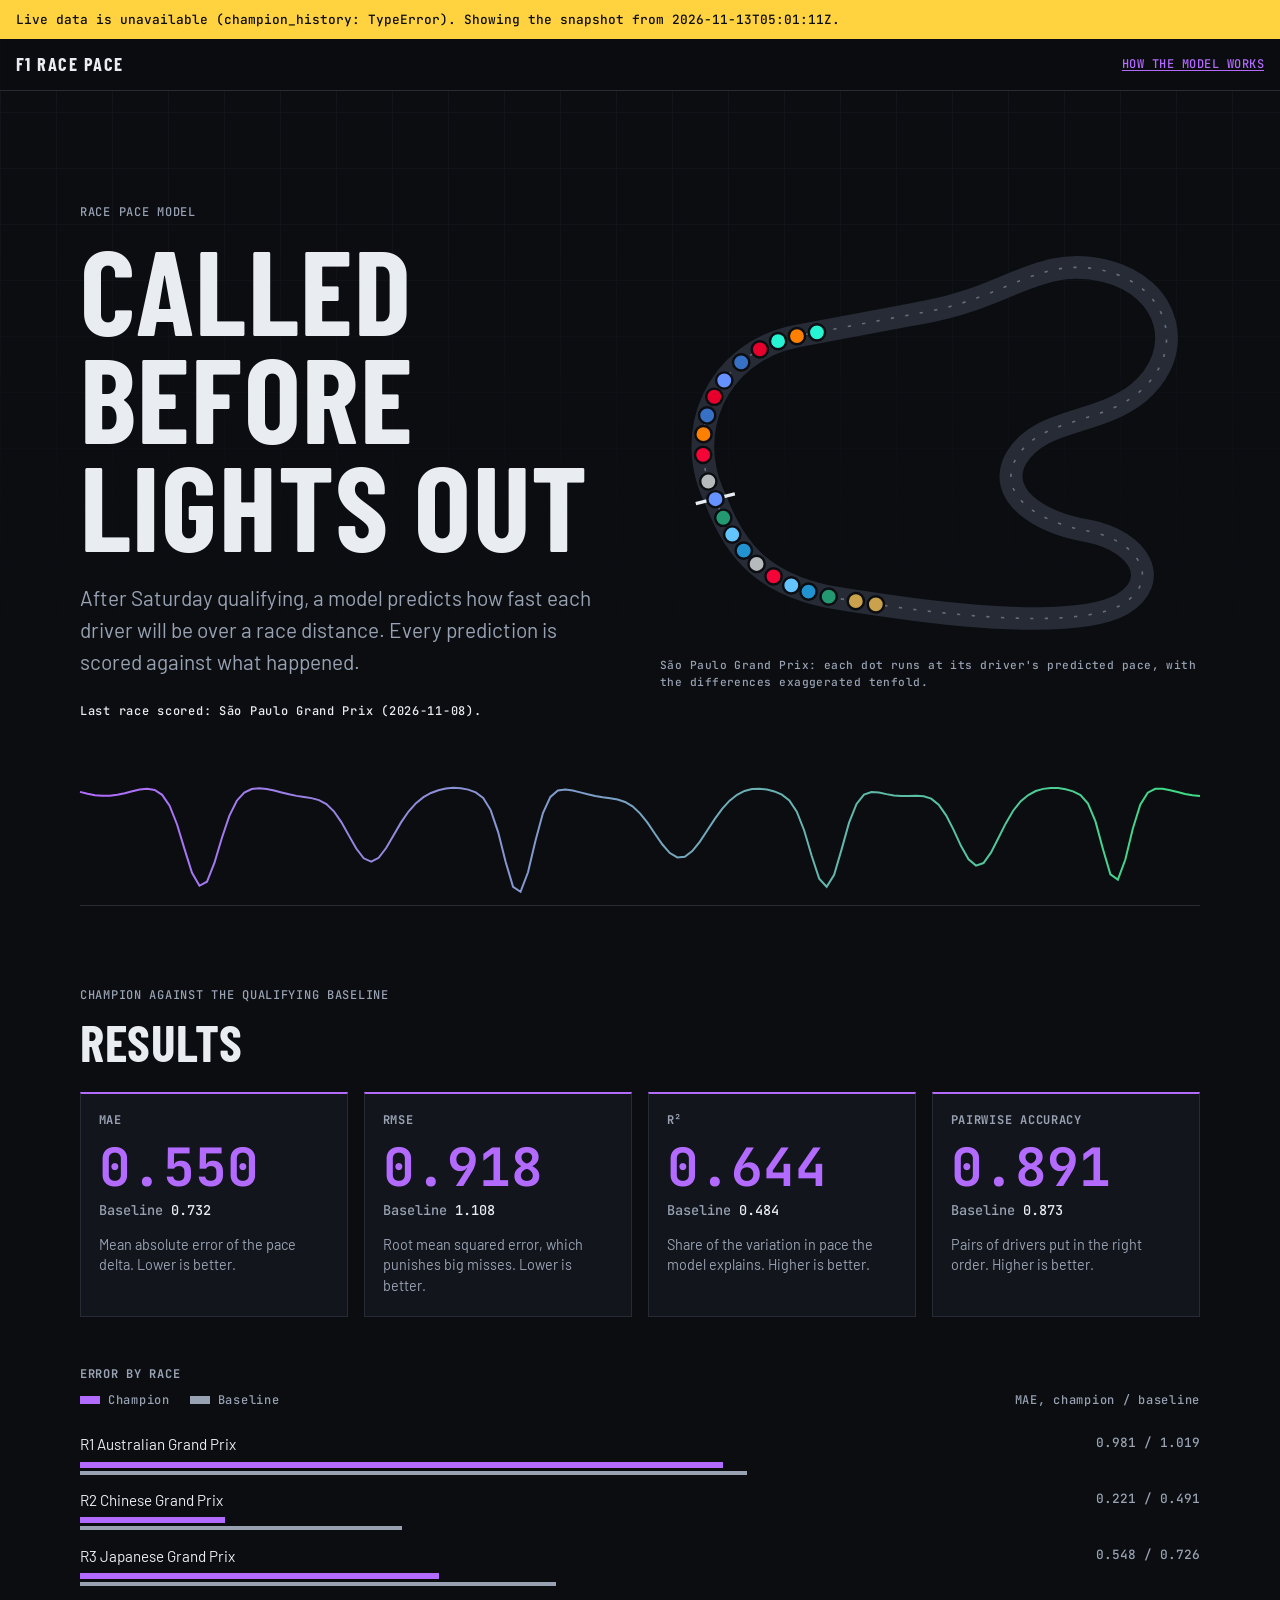
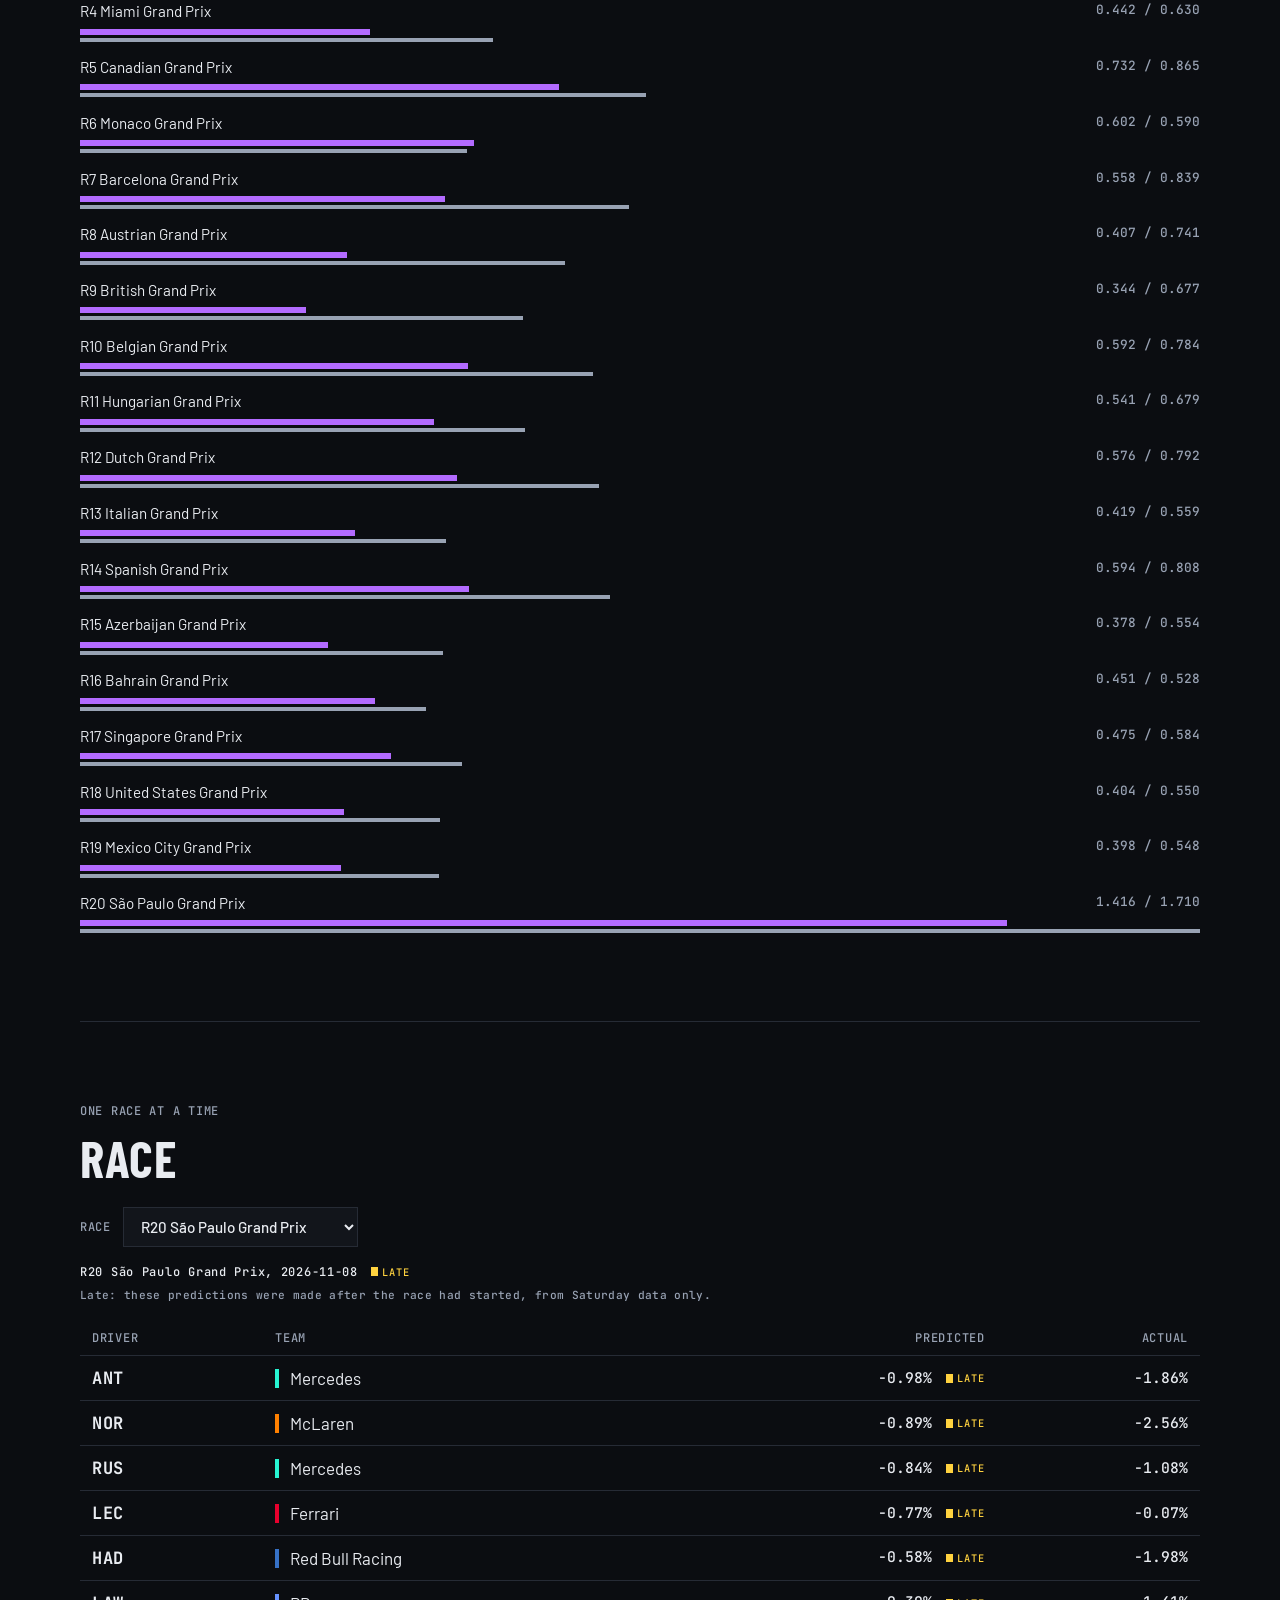
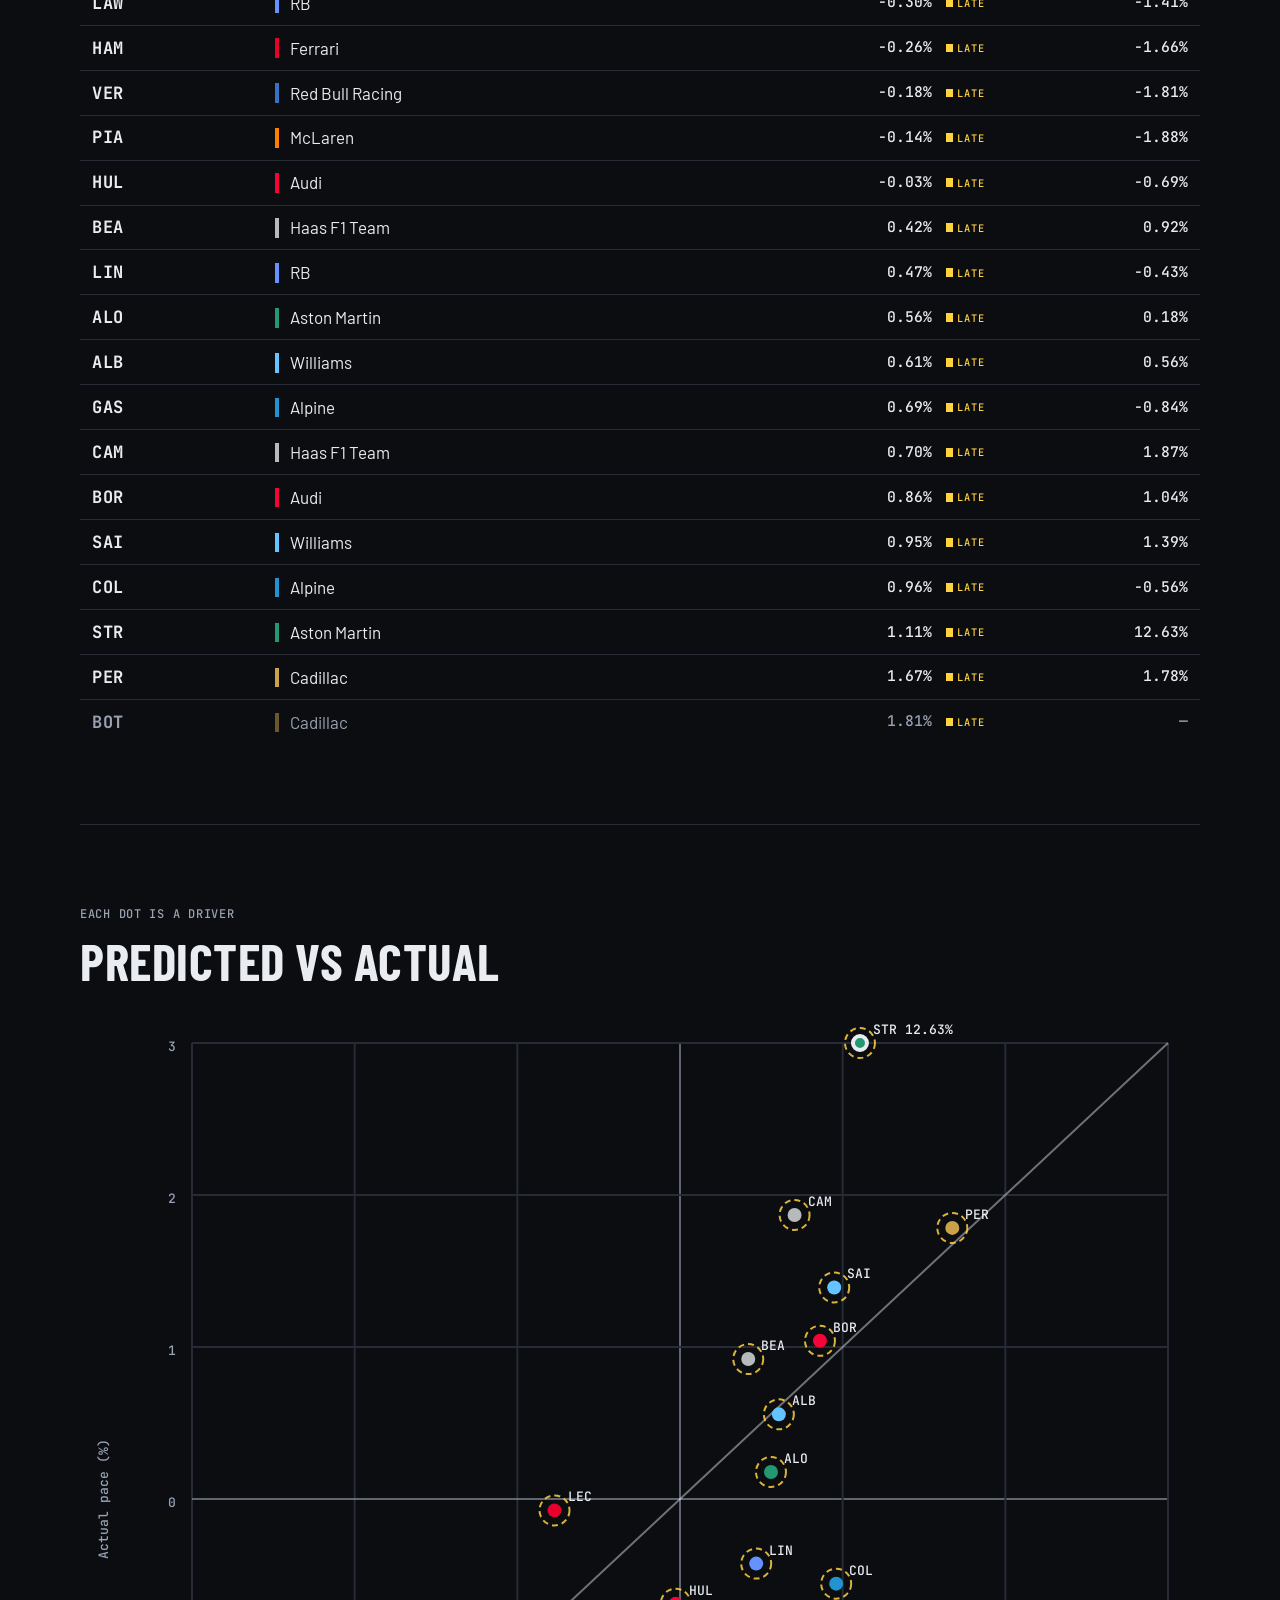
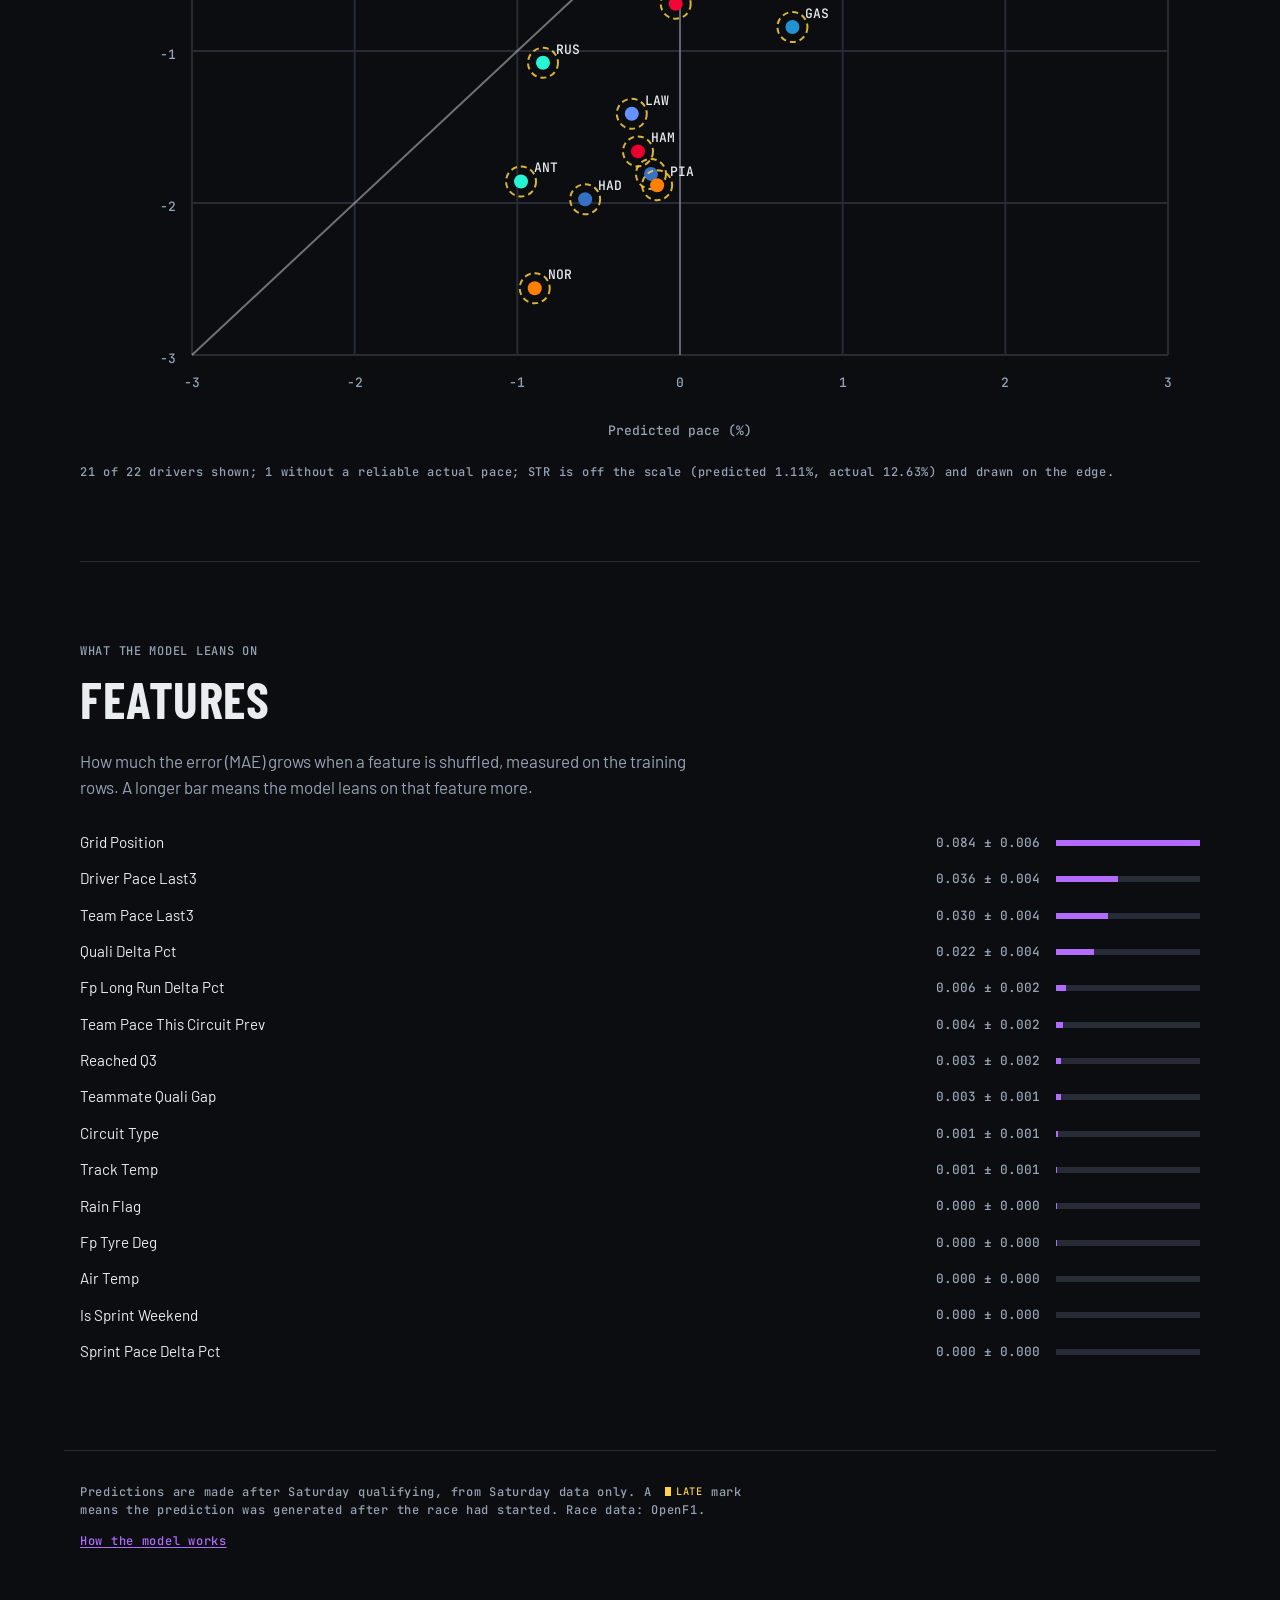
<file: site/index.html>
<!doctype html>
<html lang="en">
<head>
  <meta charset="utf-8">
  <meta name="viewport" content="width=device-width, initial-scale=1">
  <meta name="color-scheme" content="dark">
  <title>F1 race pace</title>
  <meta name="description" content="Predicted race pace of every F1 driver after Saturday qualifying, against what happened on Sunday.">
  <link rel="preload" href="fonts/barlow-condensed-latin-700-normal.woff2" as="font" type="font/woff2" crossorigin>
  <link rel="preload" href="fonts/jetbrains-mono-latin-700-normal.woff2" as="font" type="font/woff2" crossorigin>
  <link rel="stylesheet" href="site.css">
  <script src="site.js" defer></script>
</head>
<body>
  <div id="notice" role="status" hidden></div>
  <div id="pending-banner" role="status" hidden></div>
  <noscript><p class="noscript">This page needs JavaScript to load the data.</p></noscript>
  <header class="masthead">
    <a class="wordmark" href="#hero">F1 race pace</a>
    <a class="masthead-link" href="model.html">How the model works</a>
  </header>
  <main>
    <section id="hero" aria-labelledby="hero-title">
      <div class="hero-grid">
        <div class="hero-copy">
          <p class="eyebrow">Race pace model</p>
          <h1 id="hero-title">Called before lights out</h1>
          <p class="lede">After Saturday qualifying, a model predicts how fast each driver will be over a race distance. Every prediction is scored against what happened.</p>
          <p id="hero-meta" class="meta"></p>
        </div>
        <figure class="hero-circuit">
          <svg id="circuit" viewBox="36 36 332 254" role="img" aria-label="A circuit with one dot per driver of the last scored race, each running at that driver's predicted pace">
            <path id="circuit-track" class="track-line" pathLength="1" d="M 70 200 C 50 160 70 110 120 100 L 200 85 C 250 76 270 50 310 60 C 350 70 360 110 330 135 C 305 155 270 150 255 175 C 242 198 270 215 300 220 C 330 226 345 250 320 265 C 290 282 200 270 150 262 C 100 255 82 232 70 200 Z"/>
            <path class="track-center" d="M 70 200 C 50 160 70 110 120 100 L 200 85 C 250 76 270 50 310 60 C 350 70 360 110 330 135 C 305 155 270 150 255 175 C 242 198 270 215 300 220 C 330 226 345 250 320 265 C 290 282 200 270 150 262 C 100 255 82 232 70 200 Z"/>
            <line class="start-line" x1="58" y1="203" x2="82" y2="197"/>
            <g id="circuit-runners"></g>
          </svg>
          <div id="runner-tip" class="runner-tip" role="tooltip" hidden></div>
          <figcaption id="circuit-note"></figcaption>
        </figure>
      </div>
      <svg class="hero-trace" viewBox="0 0 1200 140" preserveAspectRatio="none" aria-hidden="true" focusable="false">
        <defs>
          <linearGradient id="trace-gradient" x1="0" x2="1" y1="0" y2="0">
            <stop offset="0" style="stop-color: var(--champion)"/>
            <stop offset="1" style="stop-color: var(--good)"/>
          </linearGradient>
        </defs>
        <path d="M0 30.0 L8 31.8 L16 33.2 L24 33.9 L32 33.8 L40 32.8 L48 31.3 L56 29.4 L64 27.8 L72 27.1 L80 28.2 L88 32.9 L96 43.5 L104 61.7 L112 85.7 L120 108.7 L128 121.3 L136 117.4 L144 99.1 L152 74.9 L160 53.3 L168 38.6 L176 30.6 L184 27.2 L192 26.5 L200 27.2 L208 28.7 L216 30.6 L224 32.4 L232 33.9 L240 35.0 L248 36.1 L256 38.0 L264 41.9 L272 48.9 L280 59.4 L288 72.3 L296 85.1 L304 94.6 L312 97.9 L320 94.1 L328 84.6 L336 72.2 L344 59.7 L352 49.1 L360 41.0 L368 35.2 L376 31.1 L384 28.4 L392 26.7 L400 26.1 L408 26.4 L416 27.8 L424 30.5 L432 36.0 L440 47.7 L448 69.1 L456 98.0 L464 122.4 L472 127.2 L480 108.2 L488 77.5 L496 50.6 L504 34.9 L512 28.7 L520 27.6 L528 28.7 L536 30.5 L544 32.4 L552 34.0 L560 35.2 L568 36.2 L576 37.4 L584 39.8 L592 44.1 L600 50.9 L608 60.0 L616 70.7 L624 81.2 L632 89.5 L640 93.8 L648 93.1 L656 87.6 L664 78.6 L672 67.6 L680 56.5 L688 46.6 L696 38.6 L704 32.8 L712 29.1 L720 27.2 L728 26.9 L736 27.7 L744 29.6 L752 32.7 L760 38.4 L768 49.3 L776 67.8 L784 92.4 L792 114.4 L800 122.3 L808 110.7 L816 85.9 L824 59.9 L832 41.7 L840 32.7 L848 30.2 L856 30.7 L864 32.2 L872 33.5 L880 34.1 L888 34.1 L896 33.9 L904 34.3 L912 36.6 L920 42.5 L928 52.8 L936 67.0 L944 82.7 L952 95.6 L960 101.7 L968 99.2 L976 89.1 L984 74.9 L992 60.4 L1000 48.1 L1008 39.1 L1016 33.1 L1024 29.2 L1032 27.1 L1040 26.2 L1048 26.3 L1056 27.4 L1064 29.5 L1072 33.2 L1080 41.4 L1088 58.7 L1096 85.5 L1104 110.2 L1112 115.3 L1120 95.8 L1128 65.9 L1136 42.5 L1144 30.8 L1152 27.1 L1160 27.1 L1168 28.4 L1176 30.2 L1184 32.0 L1192 33.4 L1200 34.0" pathLength="1" fill="none" stroke="url(#trace-gradient)" stroke-width="2" vector-effect="non-scaling-stroke"/>
      </svg>
    </section>

    <section id="results" class="reveal" aria-labelledby="results-title">
      <p class="eyebrow">Champion against the qualifying baseline</p>
      <h2 id="results-title">Results</h2>
      <div id="results-figures" class="figures">
        <article class="figure reveal" data-metric="mae">
          <h3>MAE</h3>
          <p class="figure-value" data-role="champion">&mdash;</p>
          <p class="figure-baseline">Baseline <span data-role="baseline">&mdash;</span></p>
          <p class="figure-hint">Mean absolute error of the pace delta. Lower is better.</p>
        </article>
        <article class="figure reveal" data-metric="rmse">
          <h3>RMSE</h3>
          <p class="figure-value" data-role="champion">&mdash;</p>
          <p class="figure-baseline">Baseline <span data-role="baseline">&mdash;</span></p>
          <p class="figure-hint">Root mean squared error, which punishes big misses. Lower is better.</p>
        </article>
        <article class="figure reveal" data-metric="r2">
          <h3>R&sup2;</h3>
          <p class="figure-value" data-role="champion">&mdash;</p>
          <p class="figure-baseline">Baseline <span data-role="baseline">&mdash;</span></p>
          <p class="figure-hint">Share of the variation in pace the model explains. Higher is better.</p>
        </article>
        <article class="figure reveal" data-metric="pairwise_acc">
          <h3>Pairwise accuracy</h3>
          <p class="figure-value" data-role="champion">&mdash;</p>
          <p class="figure-baseline">Baseline <span data-role="baseline">&mdash;</span></p>
          <p class="figure-hint">Pairs of drivers put in the right order. Higher is better.</p>
        </article>
      </div>
      <h3 class="subhead">Error by race</h3>
      <p class="legend"><span class="key champion">Champion</span> <span class="key baseline">Baseline</span> <span class="legend-note">MAE, champion / baseline</span></p>
      <div id="results-by-race"></div>
    </section>

    <section id="race" class="reveal" aria-labelledby="race-title">
      <p class="eyebrow">One race at a time</p>
      <h2 id="race-title">Race</h2>
      <div class="race-picker">
        <label for="race-select">Race</label>
        <select id="race-select"></select>
      </div>
      <p id="race-meta"></p>
      <p id="race-late-note" class="late-note" hidden></p>
      <p id="race-pending-note" class="late-note" hidden></p>
      <div class="table-wrap">
        <table id="race-table"></table>
      </div>
    </section>

    <section id="scatter" class="reveal" aria-labelledby="scatter-title">
      <p class="eyebrow">Each dot is a driver</p>
      <h2 id="scatter-title">Predicted vs actual</h2>
      <svg id="scatter-plot" viewBox="0 0 560 520" role="img" aria-label="Predicted against actual pace of each driver"></svg>
      <p id="scatter-note"></p>
    </section>

    <section id="features" class="reveal" aria-labelledby="features-title" hidden>
      <p class="eyebrow">What the model leans on</p>
      <h2 id="features-title">Features</h2>
      <p class="features-hint">How much the error (MAE) grows when a feature is shuffled, measured on the training rows. A longer bar means the model leans on that feature more.</p>
      <div id="features-importance"></div>
    </section>
  </main>
  <footer class="colophon">
    <p>Predictions are made after Saturday qualifying, from Saturday data only. A <span class="late-mark">late</span> mark means the prediction was generated after the race had started. Race data: OpenF1.</p>
    <p><a href="model.html">How the model works</a></p>
  </footer>
</body>
</html>
</file>
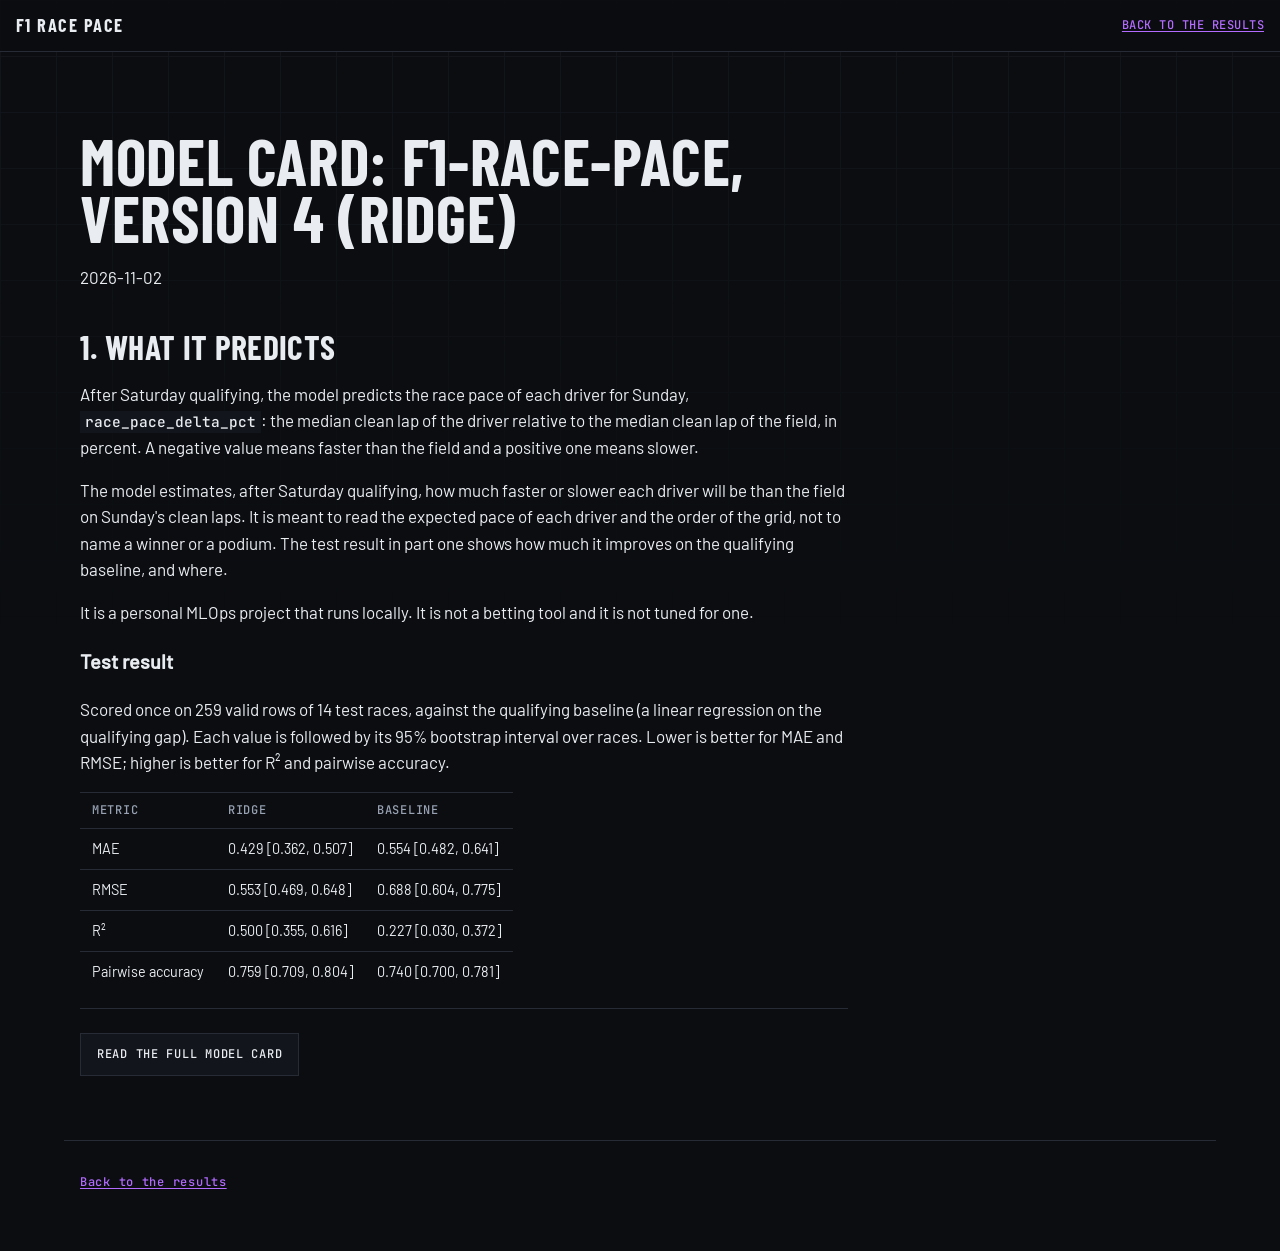
<file: site/model.html>
<!doctype html>
<html lang="en">
<head>
  <meta charset="utf-8">
  <meta name="viewport" content="width=device-width, initial-scale=1">
  <meta name="color-scheme" content="dark">
  <title>How the F1 race pace model works</title>
  <meta name="description" content="What the model predicts, how it is measured and where it is limited.">
  <link rel="preload" href="fonts/barlow-condensed-latin-700-normal.woff2" as="font" type="font/woff2" crossorigin>
  <link rel="stylesheet" href="site.css">
  <script src="site.js" defer></script>
</head>
<body class="model-page">
  <header class="masthead">
    <a class="wordmark" href="index.html">F1 race pace</a>
    <a class="masthead-link" href="index.html">Back to the results</a>
  </header>
  <main>
    <section id="model-summary" class="prose reveal" aria-label="Summary of the model card">
<h1>Model card: f1-race-pace, version 4 (ridge)</h1>
<p>2026-11-02</p>
<h2>1. What it predicts</h2>
<p>After Saturday qualifying, the model predicts the race pace of each driver for Sunday, <code>race_pace_delta_pct</code>: the median clean lap of the driver relative to the median clean lap of the field, in percent. A negative value means faster than the field and a positive one means slower.</p>
<p>The model estimates, after Saturday qualifying, how much faster or slower each driver will be than the field on
Sunday's clean laps. It is meant to read the expected pace of each driver and the order of the grid, not to name a
winner or a podium. The test result in part one shows how much it improves on the qualifying baseline, and where.</p>
<p>It is a personal MLOps project that runs locally. It is not a betting tool and it is not tuned for one.</p>
<h3>Test result</h3>
<p>Scored once on 259 valid rows of 14 test races, against the qualifying baseline (a linear regression on the qualifying gap). Each value is followed by its 95% bootstrap interval over races. Lower is better for MAE and RMSE; higher is better for R² and pairwise accuracy.</p>
<table>
<thead>
<tr>
<th>Metric</th>
<th>ridge</th>
<th>Baseline</th>
</tr>
</thead>
<tbody>
<tr>
<td>MAE</td>
<td>0.429 [0.362, 0.507]</td>
<td>0.554 [0.482, 0.641]</td>
</tr>
<tr>
<td>RMSE</td>
<td>0.553 [0.469, 0.648]</td>
<td>0.688 [0.604, 0.775]</td>
</tr>
<tr>
<td>R²</td>
<td>0.500 [0.355, 0.616]</td>
<td>0.227 [0.030, 0.372]</td>
</tr>
<tr>
<td>Pairwise accuracy</td>
<td>0.759 [0.709, 0.804]</td>
<td>0.740 [0.700, 0.781]</td>
</tr>
</tbody>
</table>
    </section>
    <details id="model-card-full" class="prose reveal">
      <summary>Read the full model card</summary>
<h2>2. What weighs most</h2>
<p>Importance describes how this model uses each feature, not how much the feature matters for racing: correlated features share their importance, and a feature that looks unimportant here can still matter in the world. Permutation importance is the increase in MAE on the training rows when the feature is shuffled, so it is optimistic compared with held-out data. Mean |SHAP| is the average size of the feature's contribution to the prediction.</p>
<table>
<thead>
<tr>
<th>Feature</th>
<th>Permutation importance (MAE increase, mean ± std)</th>
<th>Mean abs SHAP</th>
</tr>
</thead>
<tbody>
<tr>
<td><code>grid_position</code></td>
<td>+0.084 ± 0.006</td>
<td>0.194</td>
</tr>
<tr>
<td><code>driver_pace_last3</code></td>
<td>+0.036 ± 0.004</td>
<td>0.125</td>
</tr>
<tr>
<td><code>team_pace_last3</code></td>
<td>+0.030 ± 0.004</td>
<td>0.117</td>
</tr>
<tr>
<td><code>quali_delta_pct</code></td>
<td>+0.022 ± 0.004</td>
<td>0.102</td>
</tr>
<tr>
<td><code>fp_long_run_delta_pct</code></td>
<td>+0.006 ± 0.002</td>
<td>0.035</td>
</tr>
<tr>
<td><code>team_pace_this_circuit_prev</code></td>
<td>+0.004 ± 0.002</td>
<td>0.046</td>
</tr>
<tr>
<td><code>reached_q3</code></td>
<td>+0.003 ± 0.002</td>
<td>0.057</td>
</tr>
<tr>
<td><code>teammate_quali_gap</code></td>
<td>+0.003 ± 0.001</td>
<td>0.025</td>
</tr>
<tr>
<td><code>circuit_type</code></td>
<td>+0.001 ± 0.001</td>
<td>0.022</td>
</tr>
<tr>
<td><code>track_temp</code></td>
<td>+0.001 ± 0.001</td>
<td>0.018</td>
</tr>
<tr>
<td><code>rain_flag</code></td>
<td>+0.000 ± 0.000</td>
<td>0.005</td>
</tr>
<tr>
<td><code>fp_tyre_deg</code></td>
<td>+0.000 ± 0.000</td>
<td>0.008</td>
</tr>
<tr>
<td><code>air_temp</code></td>
<td>+0.000 ± 0.000</td>
<td>0.009</td>
</tr>
<tr>
<td><code>is_sprint_weekend</code></td>
<td>+0.000 ± 0.000</td>
<td>0.003</td>
</tr>
<tr>
<td><code>sprint_pace_delta_pct</code></td>
<td>+0.000 ± 0.000</td>
<td>0.005</td>
</tr>
</tbody>
</table>
<p><img alt="Permutation importance" src="charts/permutation_importance.svg" /></p>
<p><img alt="Mean absolute SHAP value" src="charts/shap_bar.svg" /></p>
<p><img alt="SHAP values by feature" src="charts/shap_summary.svg" /></p>
<p>The model is linear, so its coefficients are shown as well (numeric features are standardized; categories are one-hot columns).</p>
<table>
<thead>
<tr>
<th>Column</th>
<th>Coefficient</th>
</tr>
</thead>
<tbody>
<tr>
<td><code>grid_position</code></td>
<td>+0.223</td>
</tr>
<tr>
<td><code>driver_pace_last3</code></td>
<td>+0.149</td>
</tr>
<tr>
<td><code>team_pace_last3</code></td>
<td>+0.138</td>
</tr>
<tr>
<td><code>quali_delta_pct</code></td>
<td>+0.124</td>
</tr>
<tr>
<td><code>fp_long_run_delta_pct</code></td>
<td>+0.066</td>
</tr>
<tr>
<td><code>team_pace_this_circuit_prev</code></td>
<td>+0.063</td>
</tr>
<tr>
<td><code>reached_q3</code></td>
<td>-0.057</td>
</tr>
<tr>
<td><code>teammate_quali_gap</code></td>
<td>-0.035</td>
</tr>
<tr>
<td><code>circuit_type_permanent</code></td>
<td>-0.030</td>
</tr>
<tr>
<td><code>circuit_type_street</code></td>
<td>+0.026</td>
</tr>
<tr>
<td><code>track_temp</code></td>
<td>+0.021</td>
</tr>
<tr>
<td><code>fp_tyre_deg</code></td>
<td>+0.016</td>
</tr>
<tr>
<td><code>sprint_pace_delta_pct</code></td>
<td>+0.011</td>
</tr>
<tr>
<td><code>air_temp</code></td>
<td>-0.011</td>
</tr>
<tr>
<td><code>rain_flag</code></td>
<td>-0.007</td>
</tr>
<tr>
<td><code>circuit_type_hybrid</code></td>
<td>+0.004</td>
</tr>
<tr>
<td><code>is_sprint_weekend</code></td>
<td>+0.003</td>
</tr>
</tbody>
</table>
<p><img alt="Coefficients of the linear model" src="charts/coefficients.svg" /></p>
<h2>3. A concrete case</h2>
<p>The two cases are the driver predicted fastest and the driver predicted slowest in the most recent test race. They are the extremes of the prediction, not the cases where the model fails, and their error is shown as it is. The prediction is the base value plus the contributions of the features.</p>
<h3>Predicted fastest</h3>
<p>NOR, 2025 round 24. Prediction -1.082, actual -1.592, error +0.509 (prediction minus actual). Base value +0.005.</p>
<table>
<thead>
<tr>
<th>Feature</th>
<th>Contribution</th>
</tr>
</thead>
<tbody>
<tr>
<td><code>grid_position</code></td>
<td>-0.323</td>
</tr>
<tr>
<td><code>team_pace_last3</code></td>
<td>-0.183</td>
</tr>
<tr>
<td><code>driver_pace_last3</code></td>
<td>-0.159</td>
</tr>
<tr>
<td><code>quali_delta_pct</code></td>
<td>-0.150</td>
</tr>
<tr>
<td><code>team_pace_this_circuit_prev</code></td>
<td>-0.099</td>
</tr>
</tbody>
</table>
<p><img alt="Predicted fastest: contributions to the prediction" src="charts/case_fastest.svg" /></p>
<h3>Predicted slowest</h3>
<p>COL, 2025 round 24. Prediction +0.869, actual +0.213, error +0.656 (prediction minus actual). Base value +0.005.</p>
<table>
<thead>
<tr>
<th>Feature</th>
<th>Contribution</th>
</tr>
</thead>
<tbody>
<tr>
<td><code>grid_position</code></td>
<td>+0.382</td>
</tr>
<tr>
<td><code>driver_pace_last3</code></td>
<td>+0.161</td>
</tr>
<tr>
<td><code>team_pace_last3</code></td>
<td>+0.157</td>
</tr>
<tr>
<td><code>quali_delta_pct</code></td>
<td>+0.099</td>
</tr>
<tr>
<td><code>reached_q3</code></td>
<td>+0.058</td>
</tr>
</tbody>
</table>
<p><img alt="Predicted slowest: contributions to the prediction" src="charts/case_slowest.svg" /></p>
<h2>4. Where it fails</h2>
<h3>Calibration</h3>
<p>On 851 out-of-fold rows of 46 races, the actual value is +0.020 + 1.074 × predicted (Mincer-Zarnowitz line). A slope of one and an intercept of zero would be a perfectly calibrated model. These rows are fewer than the training races because the cross-validation always trains on the earliest races first, and only the races after that first window are ever predicted out of fold.</p>
<p><img alt="Predicted against actual, out-of-fold" src="charts/predicted_vs_actual.svg" /></p>
<p><img alt="Residuals, out-of-fold" src="charts/residuals.svg" /></p>
<h3>Errors by segment</h3>
<p>These errors come from the out-of-fold predictions of cross-validation on the training races, not from the test races: the test result is the one in the test result section above. Bias is the mean of prediction minus actual, so a positive bias means predicted slower than it was. No interval is computed per segment, so the differences between close segments are not significant.</p>
<h4>By team</h4>
<table>
<thead>
<tr>
<th>Segment</th>
<th>Rows</th>
<th>Races</th>
<th>MAE</th>
<th>Baseline MAE</th>
<th>Bias</th>
<th>Note</th>
</tr>
</thead>
<tbody>
<tr>
<td>Ferrari</td>
<td>90</td>
<td>46</td>
<td>0.482</td>
<td>0.533</td>
<td>+0.049</td>
<td></td>
</tr>
<tr>
<td>Red Bull Racing</td>
<td>85</td>
<td>46</td>
<td>0.423</td>
<td>0.532</td>
<td>+0.056</td>
<td></td>
</tr>
<tr>
<td>Mercedes</td>
<td>89</td>
<td>46</td>
<td>0.418</td>
<td>0.478</td>
<td>+0.009</td>
<td></td>
</tr>
<tr>
<td>Williams</td>
<td>77</td>
<td>45</td>
<td>0.410</td>
<td>0.534</td>
<td>-0.122</td>
<td></td>
</tr>
<tr>
<td>McLaren</td>
<td>89</td>
<td>46</td>
<td>0.403</td>
<td>0.560</td>
<td>+0.150</td>
<td></td>
</tr>
<tr>
<td>Alpine</td>
<td>79</td>
<td>45</td>
<td>0.397</td>
<td>0.518</td>
<td>-0.065</td>
<td></td>
</tr>
<tr>
<td>Kick Sauber</td>
<td>87</td>
<td>46</td>
<td>0.393</td>
<td>0.598</td>
<td>-0.096</td>
<td></td>
</tr>
<tr>
<td>RB</td>
<td>84</td>
<td>46</td>
<td>0.376</td>
<td>0.509</td>
<td>-0.124</td>
<td></td>
</tr>
<tr>
<td>Haas F1 Team</td>
<td>87</td>
<td>45</td>
<td>0.357</td>
<td>0.482</td>
<td>-0.002</td>
<td></td>
</tr>
<tr>
<td>Aston Martin</td>
<td>84</td>
<td>46</td>
<td>0.352</td>
<td>0.398</td>
<td>-0.073</td>
<td></td>
</tr>
</tbody>
</table>
<h4>By circuit type</h4>
<table>
<thead>
<tr>
<th>Segment</th>
<th>Rows</th>
<th>Races</th>
<th>MAE</th>
<th>Baseline MAE</th>
<th>Bias</th>
<th>Note</th>
</tr>
</thead>
<tbody>
<tr>
<td>street</td>
<td>163</td>
<td>9</td>
<td>0.480</td>
<td>0.581</td>
<td>-0.123</td>
<td></td>
</tr>
<tr>
<td>hybrid</td>
<td>109</td>
<td>6</td>
<td>0.469</td>
<td>0.568</td>
<td>-0.016</td>
<td></td>
</tr>
<tr>
<td>permanent</td>
<td>579</td>
<td>31</td>
<td>0.367</td>
<td>0.486</td>
<td>+0.010</td>
<td></td>
</tr>
</tbody>
</table>
<h3>Known limitations</h3>
<ul>
<li>It only knows what is true at the end of Saturday. Weather changes, strategy, first-lap incidents, safety cars and
  mechanical failures on Sunday are invisible to it. The target removes the laps under a neutralisation, but the
  race that follows them is still shaped by them.</li>
<li>Out-of-fold errors by team and by circuit type come from cross-validation on the training races, not from the test
  races or from a future season. Segments with few rows are marked, and no interval is computed for a segment, so
  small differences between close segments should not be read as real.</li>
<li>Importance and SHAP values describe what this model uses, not what matters in racing: correlated features share
  their importance, and a feature that looks unimportant can still matter in the world.</li>
<li>The two cases shown are the extremes of the prediction, the driver predicted fastest and the one predicted
  slowest, not the cases where the model fails the most.</li>
<li>The data starts with the first season OpenF1 serves, so the model has seen a small number of seasons and circuits.</li>
</ul>
<h3>2026 regulations</h3>
<p>The training data comes from seasons before the 2026 technical regulations. A change of that size can reshuffle the
order of the teams and change what qualifying pace says about race pace, so the relations learned here may not hold.
There is no data from the new regulations in training and the effect is not measured in this card; it is measured
later, in the walk-forward backtest over the 2026 season. Until then, treat predictions for 2026 with extra caution.</p>
<h2>5. Data and versions</h2>
<h3>Data and split</h3>
<ul>
<li>Source: OpenF1, seasons 2023 to 2025.</li>
<li>Split: chronological by race, with 20% of the races in test. Train has 56 races (2023 round 1 to 2025 round 10) and test has 14 (2025 round 11 to 2025 round 24).</li>
<li>Cross-validation: 5 temporal folds inside train.</li>
<li>Feature set: v1. The model was trained through 2025 round 10.</li>
</ul>
<h3>Model</h3>
<ul>
<li>Algorithm: ridge.</li>
<li>Hyperparameters (best Optuna trial):</li>
<li><code>alpha</code>: 98.47</li>
<li><code>imputation</code>: median</li>
<li>Tuning budget: 50 trials, seed 42, 5 folds.</li>
</ul>
<h3>How it was chosen</h3>
<p>The candidate was picked on the out-of-fold errors of train, never on test: the simplest model not significantly worse than the best one. Reference: elasticnet. Candidate: ridge. It beats the qualifying baseline on the out-of-fold errors.</p>
<table>
<thead>
<tr>
<th>Model</th>
<th>CV MAE</th>
<th>Difference to reference</th>
<th>Interval</th>
<th>Not worse</th>
</tr>
</thead>
<tbody>
<tr>
<td>ridge</td>
<td>0.402</td>
<td>+0.004</td>
<td>[-0.002, 0.009]</td>
<td>yes</td>
</tr>
<tr>
<td>elasticnet</td>
<td>0.398</td>
<td>+0.000</td>
<td>[0.000, 0.000]</td>
<td>yes</td>
</tr>
<tr>
<td>random_forest</td>
<td>0.405</td>
<td>+0.008</td>
<td>[-0.002, 0.017]</td>
<td>yes</td>
</tr>
<tr>
<td>lightgbm</td>
<td>0.403</td>
<td>+0.005</td>
<td>[-0.007, 0.016]</td>
<td>yes</td>
</tr>
<tr>
<td>xgboost</td>
<td>0.406</td>
<td>+0.008</td>
<td>[-0.002, 0.018]</td>
<td>yes</td>
</tr>
<tr>
<td>catboost</td>
<td>0.398</td>
<td>+0.000</td>
<td>[-0.014, 0.013]</td>
<td>yes</td>
</tr>
</tbody>
</table>
<h3>Versions</h3>
<ul>
<li>Model version: 4 (MLflow version 4), promoted 2026-11-01.</li>
<li>Generated: 2026-11-02.</li>
</ul>
    </details>
  </main>
  <footer class="colophon">
    <p><a href="index.html">Back to the results</a></p>
  </footer>
</body>
</html>
</file>
<file: site/site.css>
/* Source of site/site.css. Identity: a pit-wall timing screen. Color carries meaning, as it does on the timing
   tower: purple is the champion, grey the baseline, green an improvement and the yellow flag a late prediction.
   Every text color below is checked against its background in tests/site/js/contrast.test.mjs (4.5:1). */

@font-face { font-family: "Barlow Condensed"; font-weight: 600; font-display: swap; src: url("fonts/barlow-condensed-latin-600-normal.woff2") format("woff2"); }
@font-face { font-family: "Barlow Condensed"; font-weight: 700; font-display: swap; src: url("fonts/barlow-condensed-latin-700-normal.woff2") format("woff2"); }
@font-face { font-family: "Barlow"; font-weight: 400; font-display: swap; src: url("fonts/barlow-latin-400-normal.woff2") format("woff2"); }
@font-face { font-family: "Barlow"; font-weight: 500; font-display: swap; src: url("fonts/barlow-latin-500-normal.woff2") format("woff2"); }
@font-face { font-family: "JetBrains Mono"; font-weight: 500; font-display: swap; src: url("fonts/jetbrains-mono-latin-500-normal.woff2") format("woff2"); }
@font-face { font-family: "JetBrains Mono"; font-weight: 700; font-display: swap; src: url("fonts/jetbrains-mono-latin-700-normal.woff2") format("woff2"); }

:root {
  --bg: #0b0d11;        /* asphalt */
  --panel: #12151b;     /* pit wall */
  --line: #262b35;      /* kerb */
  --text: #e9ecf1;      /* chalk */
  --muted: #98a2b3;     /* gantry */
  --champion: #b36bff;  /* purple sector */
  --good: #3ddc84;      /* green sector */
  --flag: #ffd23f;      /* yellow flag */
  --pending: #7cc4ff;   /* a prediction is out and the race has not been run */
  --team-unknown: #8a8f98;

  --display: "Barlow Condensed", "Arial Narrow", sans-serif;
  --body: "Barlow", system-ui, sans-serif;
  --data: "JetBrains Mono", ui-monospace, "SF Mono", Menlo, monospace;
  --gutter: 1rem;
}

*, *::before, *::after { box-sizing: border-box; }
html { color-scheme: dark; scroll-behavior: smooth; }
body {
  background: var(--bg);
  color: var(--text);
  font-family: var(--body);
  font-size: 1.0625rem;
  line-height: 1.55;
  margin: 0;
  min-height: 100vh;
}
/* a faint timing grid behind everything, fading out toward the bottom of the screen */
body::before {
  background-image: linear-gradient(var(--line) 1px, transparent 1px), linear-gradient(90deg, var(--line) 1px, transparent 1px);
  background-size: 56px 56px;
  content: "";
  inset: 0;
  mask-image: linear-gradient(to bottom, #000, transparent 70%);
  opacity: 0.35;
  pointer-events: none;
  position: fixed;
  z-index: -1;
}
a { color: var(--champion); text-underline-offset: 0.2em; }
a:hover { color: var(--text); }
:focus-visible { outline: 2px solid var(--flag); outline-offset: 3px; }
[hidden] { display: none !important; }

/* ---- notice and masthead ---- */
#notice, .noscript { background: var(--flag); color: var(--bg); font-family: var(--data); font-size: 0.8rem; margin: 0; padding: 0.6rem var(--gutter); }
#pending-banner { background: var(--pending); color: var(--bg); font-family: var(--data); font-size: 0.8rem; margin: 0; padding: 0.6rem var(--gutter); }
#pending-banner a { color: var(--bg); font-weight: 700; }
.masthead {
  align-items: center;
  backdrop-filter: blur(10px);
  background: color-mix(in srgb, var(--bg) 82%, transparent);
  border-bottom: 1px solid var(--line);
  display: flex;
  justify-content: space-between;
  padding: 0.7rem var(--gutter);
  position: sticky;
  top: 0;
  z-index: 10;
}
.wordmark { color: var(--text); font-family: var(--display); font-size: 1.15rem; font-weight: 700; letter-spacing: 0.08em; text-decoration: none; text-transform: uppercase; }
.masthead-link { font-family: var(--data); font-size: 0.75rem; letter-spacing: 0.04em; text-transform: uppercase; }

main { margin: 0 auto; max-width: 72rem; padding: 0 var(--gutter); }
section { border-top: 1px solid var(--line); padding-block: clamp(2.5rem, 7vw, 5rem); }
#hero { border-top: 0; padding-bottom: 0; padding-top: clamp(3rem, 10vw, 7rem); position: relative; }

/* ---- type ---- */
.eyebrow, .meta, .legend, th, .figure h3, .subhead, #race-meta, #scatter-note, .colophon, label, summary {
  font-family: var(--data);
  font-size: 0.75rem;
  letter-spacing: 0.06em;
}
.eyebrow { color: var(--muted); margin: 0 0 0.75rem; text-transform: uppercase; }
h1, h2 { font-family: var(--display); font-weight: 700; letter-spacing: 0.01em; margin: 0; text-transform: uppercase; }
h1 { font-size: clamp(3rem, 11vw, 7.5rem); line-height: 0.9; max-width: 14ch; }
h2 { font-size: clamp(2rem, 5vw, 3.2rem); line-height: 1; margin-bottom: 1.5rem; }
.lede { color: var(--muted); font-size: clamp(1.05rem, 2.2vw, 1.3rem); margin: 1.5rem 0 0; max-width: 40rem; }
.meta { color: var(--text); margin: 1.5rem 0 0; }
.subhead { color: var(--muted); margin: 3rem 0 0.5rem; text-transform: uppercase; }

/* ---- hero trace: the signature, a speed trace that draws itself ---- */
.hero-trace { display: block; height: clamp(5rem, 14vw, 9rem); margin-top: 2.5rem; overflow: visible; width: 100%; }
.hero-trace path { animation: draw 2.2s cubic-bezier(0.4, 0, 0.2, 1) 0.4s both; stroke-dasharray: 1; stroke-dashoffset: 0; }
@keyframes draw { from { stroke-dashoffset: 1; } to { stroke-dashoffset: 0; } }
@keyframes rise { from { opacity: 0; transform: translateY(1.5rem); } to { opacity: 1; transform: none; } }
.hero-copy > *, .hero-circuit { animation: rise 0.8s cubic-bezier(0.2, 0.7, 0.2, 1) both; }
.hero-copy > .eyebrow { animation-delay: 0s; }
.hero-copy > h1 { animation-delay: 0.08s; }
.hero-copy > .lede { animation-delay: 0.2s; }
.hero-copy > .meta { animation-delay: 0.3s; }
.hero-circuit { animation-delay: 0.25s; }

/* ---- hero circuit: one dot per driver of the last scored race ---- */
.hero-grid { align-items: center; display: grid; gap: 2.5rem; }
@media (min-width: 62rem) { .hero-grid { grid-template-columns: 1fr 1fr; } }
.hero-circuit { margin: 0; position: relative; }
#circuit { display: block; height: auto; max-width: 40rem; width: 100%; }
.track-line { fill: none; stroke: var(--line); stroke-linecap: round; stroke-linejoin: round; stroke-width: 14; }
.track-center { fill: none; stroke: var(--muted); stroke-dasharray: 2 7; stroke-opacity: 0.55; stroke-width: 1; }
.track-line { animation: draw 2.2s cubic-bezier(0.4, 0, 0.2, 1) 0.4s both; stroke-dasharray: 1; }
.start-line { stroke: var(--text); stroke-width: 2; }
#circuit-runners { opacity: 0; transition: opacity 0.6s ease 0.2s; }
#circuit-runners.ready { opacity: 1; }
.runner { fill: var(--team, var(--team-unknown)); stroke: var(--bg); stroke-width: 1.5; }
.runner-hit { fill: transparent; pointer-events: all; }
.runner-g { cursor: pointer; }
.runner-g:hover .runner { stroke: var(--text); stroke-width: 2; }
.runner-tip { background: var(--panel); border: 1px solid var(--line); color: var(--text); font-family: var(--data); font-size: 0.72rem; line-height: 1.4; max-width: 19rem; padding: 0.45rem 0.65rem; pointer-events: none; position: absolute; transform: translate(-50%, calc(-100% - 0.6rem)); width: max-content; z-index: 5; }
#circuit-note { color: var(--muted); font-family: var(--data); font-size: 0.7rem; letter-spacing: 0.04em; margin-top: 0.75rem; max-width: 40rem; }

/* ---- figures ---- */
.figures { display: grid; gap: 1rem; grid-template-columns: 1fr; }
@media (min-width: 34rem) { .figures { grid-template-columns: repeat(2, 1fr); } }
@media (min-width: 62rem) { .figures { grid-template-columns: repeat(4, 1fr); } }
.figure { background: var(--panel); border: 1px solid var(--line); border-top: 2px solid var(--champion); padding: 1.1rem 1.1rem 1.25rem; }
.figure h3 { color: var(--muted); margin: 0; text-transform: uppercase; }
.figure-value { color: var(--champion); font-family: var(--data); font-size: clamp(2.4rem, 5vw, 3.3rem); font-variant-numeric: tabular-nums; font-weight: 700; line-height: 1.1; margin: 0.5rem 0 0.25rem; }
.figure-baseline { color: var(--muted); font-family: var(--data); font-size: 0.85rem; margin: 0; }
.figure-baseline [data-role="baseline"] { color: var(--text); font-variant-numeric: tabular-nums; }
.figure-hint { color: var(--muted); font-size: 0.9rem; line-height: 1.4; margin: 0.9rem 0 0; }

/* ---- error by race ---- */
.legend { color: var(--muted); display: flex; flex-wrap: wrap; gap: 1.25rem; margin: 0 0 1rem; }
.legend .key::before { content: ""; display: inline-block; height: 0.5rem; margin-right: 0.5rem; width: 1.25rem; }
.legend .champion::before { background: var(--champion); }
.legend .baseline::before { background: var(--muted); }
.legend-note { margin-left: auto; }
.race-bars, .feature-bars { list-style: none; margin: 0; padding: 0; }
.race-bar { display: grid; gap: 0.3rem 1rem; grid-template-columns: 1fr auto; padding: 0.45rem 0; }
.race-label { font-size: 0.95rem; }
.race-values { color: var(--muted); font-family: var(--data); font-size: 0.8rem; font-variant-numeric: tabular-nums; }
.bars { display: grid; gap: 3px; grid-column: 1 / -1; }
.bars .bar { display: block; height: 6px; }
.bars .bar.champion { background: var(--champion); }
.bars .bar.baseline { background: var(--muted); height: 4px; }
.bar { transform-origin: left center; }

/* ---- race table, a timing tower ---- */
.race-picker { align-items: center; display: flex; flex-wrap: wrap; gap: 0.75rem; margin-bottom: 1rem; }
label { color: var(--muted); text-transform: uppercase; }
select { background: var(--panel); border: 1px solid var(--line); color: var(--text); font: 500 0.95rem var(--body); max-width: 100%; padding: 0.55rem 0.8rem; }
#race-meta { color: var(--text); margin: 0 0 0.35rem; }
.late-note { color: var(--muted); font-family: var(--data); font-size: 0.7rem; letter-spacing: 0.03em; margin: 0 0 1rem; }
.table-wrap { overflow-x: auto; }
#race-table { border-collapse: collapse; width: 100%; }
th { color: var(--muted); font-weight: 500; padding: 0.5rem 0.75rem; text-align: left; text-transform: uppercase; }
th:nth-child(n + 3) { text-align: right; }
td { border-top: 1px solid var(--line); padding: 0.55rem 0.75rem; white-space: nowrap; }
tbody tr:hover { background: var(--panel); }
.driver { font-family: var(--data); font-weight: 700; letter-spacing: 0.04em; }
.pace { font-family: var(--data); font-size: 0.92rem; font-variant-numeric: tabular-nums; text-align: right; }
.swatch { background: var(--team, var(--team-unknown)); display: inline-block; height: 1.15em; margin-right: 0.65rem; vertical-align: -0.2em; width: 4px; }
tr.not-scored td { color: var(--muted); }
td.pending { color: var(--muted); font-style: italic; }
tr.not-scored .swatch { opacity: 0.5; }
.late-mark { align-items: center; color: var(--flag); display: inline-flex; font-family: var(--data); font-size: 0.65rem; font-weight: 500; gap: 0.3rem; letter-spacing: 0.08em; margin-left: 0.35rem; text-transform: uppercase; }
.late-mark::before { background: var(--flag); content: ""; display: inline-block; height: 0.55rem; width: 0.4rem; }
/* on a narrow screen the table keeps the flag and drops the word, so the Actual column stays in view */
@media (max-width: 34rem) {
  #race-table td, #race-table th { padding-left: 0.4rem; padding-right: 0.4rem; }
  #race-table td.team { line-height: 1.25; white-space: normal; }
  #race-table .late-mark { font-size: 0; gap: 0; margin-left: 0.3rem; }
}

/* ---- scatter ---- */
#scatter-plot { display: block; height: auto; max-width: 100%; width: 100%; }
#scatter-plot .grid { stroke: var(--line); }
#scatter-plot .grid.zero { stroke: var(--muted); stroke-opacity: 0.6; }
#scatter-plot .diagonal { stroke: var(--text); stroke-opacity: 0.45; }
#scatter-plot .tick, #scatter-plot .axis-label { fill: var(--muted); font-family: var(--data); font-size: var(--label-size, 11px); }
#scatter-plot .point-label { fill: var(--text); font-family: var(--data); font-size: var(--label-size, 11px); }
#scatter-plot .point { opacity: 0; transition: transform 0.6s ease, opacity 0.4s ease calc(var(--i, 0) * 40ms); }
#scatter-plot.revealed .point { opacity: 1; }
#scatter-plot .point.leaving { opacity: 0; transition-delay: 0s; }
#scatter-plot .dot { fill: var(--team, var(--team-unknown)); r: var(--dot-r, 6px); }
#scatter-plot .late-ring { display: none; fill: none; r: calc(var(--dot-r, 6px) + 4px); stroke: var(--flag); stroke-dasharray: 3 2; stroke-opacity: 0.85; }
#scatter-plot .point.late .late-ring { display: inline; }
#scatter-plot .point.label-hidden .point-label { display: none; }
#scatter-plot .point.offscale .dot { stroke: var(--text); stroke-width: 2; }
#scatter-note { color: var(--muted); margin: 0.75rem 0 0; }

/* ---- features ---- */
.features-hint { color: var(--muted); margin: 0 0 1.5rem; max-width: 40rem; }
.features-notice { color: var(--flag); font-family: var(--data); font-size: 0.85rem; }
.feature-bar { align-items: center; display: grid; gap: 0.2rem 1rem; grid-template-columns: 1fr auto; padding: 0.4rem 0; }
.feature-label { font-size: 0.95rem; text-transform: capitalize; }
.feature-value { color: var(--muted); font-family: var(--data); font-size: 0.8rem; font-variant-numeric: tabular-nums; }
.track { background: var(--line); display: block; grid-column: 1 / -1; height: 6px; }
.track .bar { background: var(--champion); display: block; height: 100%; }
@media (min-width: 40rem) {
  .feature-bar { grid-template-columns: 12rem 1fr 9rem; }
  .track { grid-column: auto; }
  .feature-value { text-align: right; }
}

/* ---- the model page ---- */
.prose { max-width: 48rem; }
.prose h1 { font-size: clamp(2.2rem, 7vw, 4rem); max-width: none; }
.prose h2 { font-size: clamp(1.5rem, 4vw, 2.1rem); margin: 2.5rem 0 0.75rem; }
.prose p, .prose li { color: var(--text); }
.prose table { border-collapse: collapse; display: block; font-size: 0.9rem; overflow-x: auto; }
.prose th, .prose td { border-top: 1px solid var(--line); text-align: left; white-space: normal; }
.prose img { background: #fff; border-radius: 0.3rem; display: block; height: auto; margin: 1rem 0; max-width: 100%; padding: 0.5rem; }
.prose code { background: var(--panel); font-family: var(--data); font-size: 0.85em; padding: 0.1em 0.35em; }
.model-page section.prose { border-top: 0; padding-bottom: 1rem; }
details.prose { border-top: 1px solid var(--line); padding: 1.5rem 0 4rem; }
summary { background: var(--panel); border: 1px solid var(--line); color: var(--text); cursor: pointer; display: inline-block; padding: 0.7rem 1rem; text-transform: uppercase; }
summary:hover { border-color: var(--champion); }
details[open] > summary { margin-bottom: 1rem; }

.colophon { border-top: 1px solid var(--line); color: var(--muted); margin: 0 auto; max-width: 72rem; padding: 2rem var(--gutter) 3rem; }
.colophon p { margin: 0 0 0.75rem; max-width: 42rem; }

/* ---- motion: sections and bars enter as they scroll into view ---- */
.reveal { transition: opacity 0.7s ease, transform 0.7s ease; }
.reveal.pending { opacity: 0; transform: translateY(1.5rem); }
.reveal .bar { transition: transform 0.9s cubic-bezier(0.2, 0.7, 0.2, 1) 0.15s; }
.reveal.pending .bar { transform: scaleX(0); }
@supports (animation-timeline: view()) {
  .reveal { animation: rise linear both; animation-range: entry 0% entry 55%; animation-timeline: view(); transition: none; }
  .reveal .bar { animation: grow linear both; animation-range: entry 0% entry 90%; animation-timeline: view(); transition: none; }
  #scatter-plot .diagonal { animation: draw linear both; animation-range: entry 10% cover 50%; animation-timeline: view(); stroke-dasharray: 1; }
}
@keyframes grow { from { transform: scaleX(0); } to { transform: scaleX(1); } }

@media (prefers-reduced-motion: reduce) {
  html { scroll-behavior: auto; }
  *, *::before, *::after { animation: none !important; transition: none !important; }
  .reveal.pending, .reveal.pending .bar { opacity: 1; transform: none; }
  #scatter-plot .point { opacity: 1; }
  .hero-trace path { stroke-dashoffset: 0; }
}
</file>
